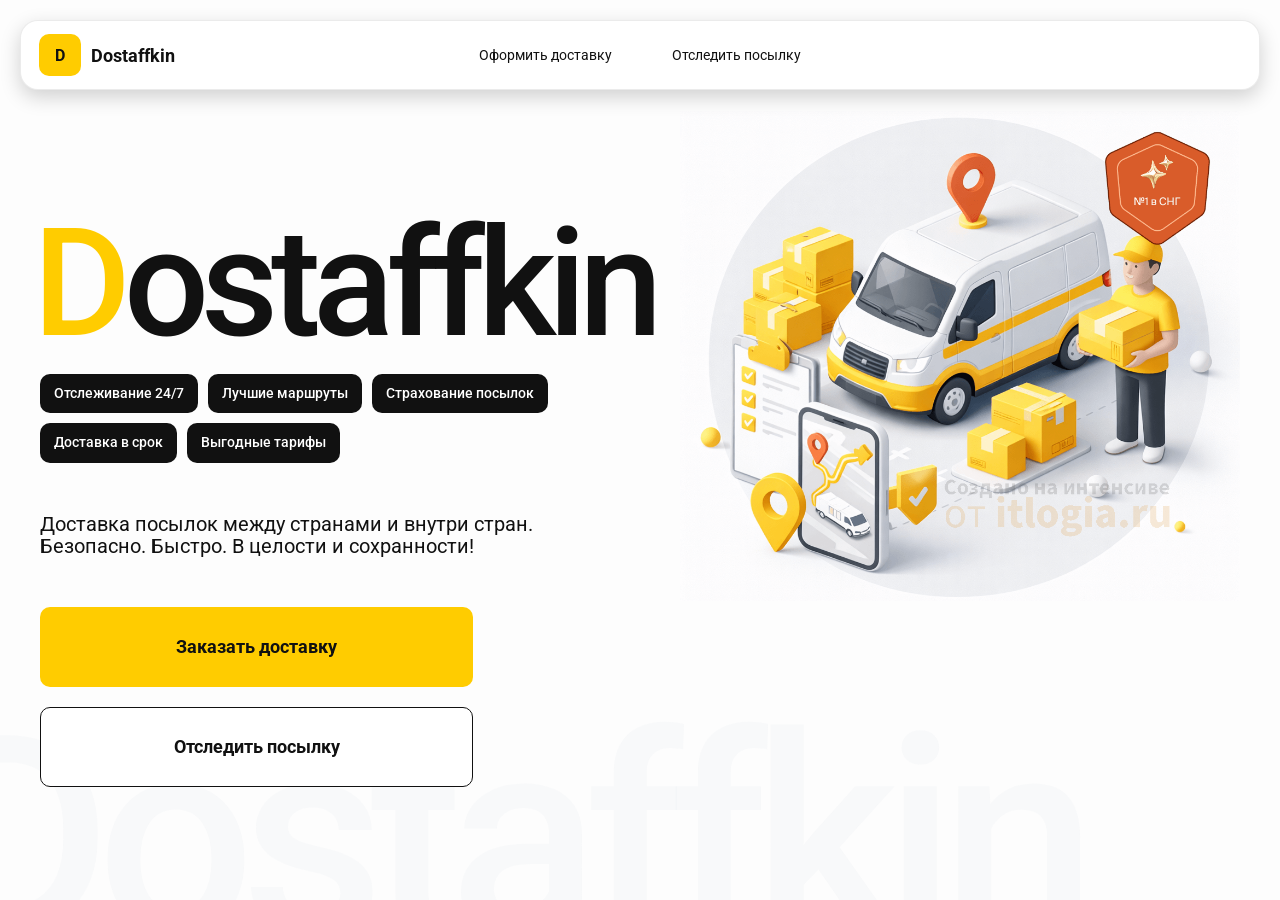
<file: index.html>
<!doctype html>
<html lang="ru">

<head>
    <meta charset="utf-8" />
    <meta name="viewport" content="width=device-width,initial-scale=1,maximum-scale=1,user-scalable=0" />
    <title>hhhhhhh</title>


    <link href="styles/base.css" rel="stylesheet" />
    <link href="styles/base_adaptive.css" rel="stylesheet" />
    <link href="styles/index.css" rel="stylesheet" />
    <link href="styles/index_adaptive.css" rel="stylesheet" />

</head>

<body>


    <div class="container">
        <header class="header">
            <a class="header-brand" href="#">
                <div class="header-logo">D</div>
                <div class="header-title">Dostaffkin</div>
            </a>
            <nav class="header-menu">
                <a class="header-link" href="./order.html">Оформить <span>доставку</span></a>
                <a class="header-link" href="./track.html">Отследить <span>посылку</span></a>
            </nav>
        </header>
        <main class="main">
            <section class="main-info">
                <div class="main-title">
                    <span>D</span>ostaffkin
                </div>
                <div class="main-features">
                    <div class="main-feature">Отслеживание 24/7</div>
                    <div class="main-feature">Лучшие маршруты</div>
                    <div class="main-feature">Страхование посылок</div>
                    <div class="main-feature">Доставка в срок</div>
                    <div class="main-feature">Выгодные тарифы</div>
                </div>
                <div class="main-description">
                    Доставка посылок между странами и внутри стран.
                    Безопасно. Быстро. В целости и сохранности!
                </div>
                <div class="main-actions">
                    <a class="button" type="button" href="./order.html">Заказать доставку</a>
                    <a class="button button-white" type="button" href="./track.html">Отследить посылку</a>
                </div>
            </section>
            <div class="main-title-ghost">Dostaffkin</div>
            <section class="main-image">
                <img src="images/main-image.png" alt="Main image" />
            </section>




        </main>
    </div>
</body>

</html>
</file>
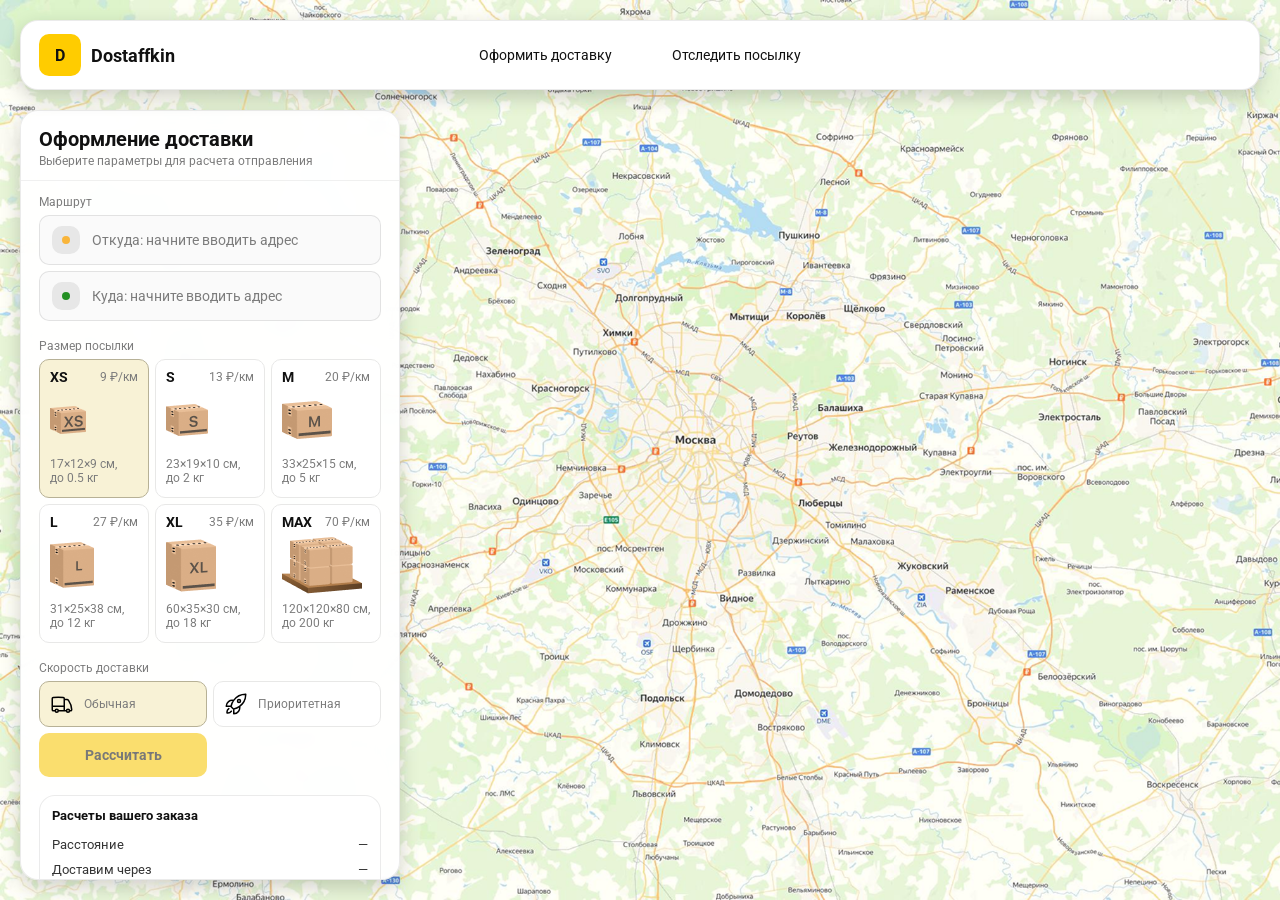
<file: order.html>
<!doctype html>
<html lang="ru">

<head>
    <meta charset="utf-8" />
    <meta name="viewport" content="width=device-width,initial-scale=1,maximum-scale=1,user-scalable=0" />
    <title>Оформление доставки</title>

    <link rel="stylesheet" href="styles/base.css" />
    <link rel="stylesheet" href="styles/base_adaptive.css" />

    <link rel="stylesheet" href="styles/order.css" />
    <link rel="stylesheet" href="styles/order_adaptive.css" />
</head>

<body>

    <div id="map"></div>

    <header class="header">
        <a class="header-brand" href="./index.html">
            <div class="header-logo">D</div>
            <div class="header-title">Dostaffkin</div>
        </a>
        <nav class="header-menu">
            <a class="header-link" href="#">Оформить <span>доставку</span></a>
            <a class="header-link" href="./track.html">Отследить <span>посылку</span></a>
        </nav>
    </header>

    <aside class="main" id="sidebar">

        <div class="main-header">
            <div class="main-title">Оформление доставки</div>
            <div class="main-text">Выберите параметры для расчета отправления</div>
        </div>

        <div class="main-content">
            <div class="main-route">
                <div class="main-block-title">Маршрут</div>
                <div class="main-fields">
                    <div class="main-field" id="fromField">
                        <div class="main-pin"></div>
                        <input id="from" placeholder="Откуда: начните вводить адрес" autocomplete="off" />
                        <div class="main-ac" id="fromAc" role="listbox" aria-label="Подсказки адресов"></div>
                    </div>

                    <div class="main-field" id="toField">
                        <div class="main-pin"></div>
                        <input id="to" placeholder="Куда: начните вводить адрес" autocomplete="off" />
                        <div class="main-ac" id="toAc" role="listbox" aria-label="Подсказки адресов"></div>
                    </div>
                </div>
            </div>

            <div class="main-package">
                <div class="main-block-title">Размер посылки</div>

                <div class="main-sizes">
                    <div class="main-size-card is-active" data-value="xs">
                        <div class="main-size-top">
                            <div class="main-size-label">XS</div>
                            <div class="main-size-rate">9 ₽/км</div>
                        </div>
                        <div class="main-size-media">
                            <img src="images/sizes/xs.png" alt="Короб XS" />
                        </div>
                        <div class="main-size-description">17×12×9 см,<br>до 0.5 кг</div>
                    </div>

                    <div class="main-size-card" data-value="s">
                        <div class="main-size-top">
                            <div class="main-size-label">S</div>
                            <div class="main-size-rate">13 ₽/км</div>
                        </div>
                        <div class="main-size-media">
                            <img src="images/sizes/s.png" alt="Короб S" />
                        </div>
                        <div class="main-size-description">23×19×10 см,<br>до 2 кг</div>
                    </div>

                    <div class="main-size-card" data-value="m">
                        <div class="main-size-top">
                            <div class="main-size-label">M</div>
                            <div class="main-size-rate">20 ₽/км</div>
                        </div>
                        <div class="main-size-media">
                            <img src="images/sizes/m.png" alt="Короб M" />
                        </div>
                        <div class="main-size-description">33×25×15 см,<br>до 5 кг</div>
                    </div>

                    <div class="main-size-card" data-value="l">
                        <div class="main-size-top">
                            <div class="main-size-label">L</div>
                            <div class="main-size-rate">27 ₽/км</div>
                        </div>
                        <div class="main-size-media">
                            <img src="images/sizes/l.png" alt="Короб L" />
                        </div>
                        <div class="main-size-description">31×25×38 см,<br>до 12 кг</div>
                    </div>

                    <div class="main-size-card" data-value="xl">
                        <div class="main-size-top">
                            <div class="main-size-label">XL</div>
                            <div class="main-size-rate">35 ₽/км</div>
                        </div>
                        <div class="main-size-media">
                            <img src="images/sizes/xl.png" alt="Короб XL" />
                        </div>
                        <div class="main-size-description">60×35×30 см,<br>до 18 кг</div>
                    </div>

                    <div class="main-size-card" data-value="max">
                        <div class="main-size-top">
                            <div class="main-size-label">MAX</div>
                            <div class="main-size-rate">70 ₽/км</div>
                        </div>
                        <div class="main-size-media main-size-media-palleta">
                            <img src="images/sizes/max.png" alt="Паллета" />
                        </div>
                        <div class="main-size-description">120×120×80 см,<br>до 200 кг</div>
                    </div>
                </div>
            </div>

            <div class="main-speed">
                <div class="main-block-title">Скорость доставки</div>

                <div class="main-speeds">
                    <div class="main-speed-card is-active" data-value="regular">
                        <img class="main-speed-media" src="images/icons/regular.svg" alt="Regular" />
                        <div class="main-speed-description">Обычная</div>
                    </div>
                    <div class="main-speed-card" data-value="fast">
                        <img class="main-speed-media" src="images/icons/fast.svg" alt="Fast" />
                        <div class="main-speed-description">Приоритетная</div>
                    </div>

                    <div class="main-calculate-block">
                        <button id="calc" class="button calculate-button" type="button" disabled>Рассчитать</button>



                    </div>
                </div>
            </div>

            <div class="main-result" id="result">
                <div class="main-result-title">Расчеты вашего заказа</div>
                <div class="main-result-lines">
                    <div class="main-result-line"><span>Расстояние</span><span id="distanceValue">—</span></div>
                    <div class="main-result-line"><span>Доставим через</span><span id="durationValue">—</span></div>
                    <div class="main-result-line"><span>Тариф</span><span id="rateValue">—</span></div>
                </div>
                <div class="main-price">
                    <div class="main-price-label">Итого</div>
                    <div class="main-price-value" id="totalValue">—</div>
                </div>
            </div>

            <div class="main-order-box">
                <div class="main-order-form" id="orderForm">
                    <div class="main-order-title">Оформление доставки</div>
                    <div class="main-block-info-row">
                        <div class="main-block-title">Контакты</div>
                        <div class="order-fields">
                            <div class="main-field">
                                <input id="customerName" placeholder="Ваше имя" autocomplete="off" />
                            </div>
                            <div class="main-field">
                                <input id="customerPhone" placeholder="Ваш телефон" autocomplete="off"
                                    inputmode="tel" />
                            </div>
                        </div>
                    </div>
                    <div class="main-block-info-row extra-info">
                        <div class="main-block-title">Дополнительная информация</div>
                        <div class="main-field textarea">
                            <textarea id="comment" placeholder="Детали доставки и комментарии"></textarea>
                        </div>
                    </div>
                    <button id="submit" class="button main-submit-request" type="button" disabled>Отправить
                        заявку
                    </button>
                </div>

                <div class="main-order-success" id="orderSuccess">
                    <div class="main-success-icon">✓</div>
                    <div class="main-success-title">Заявка отправлена!</div>
                    <div class="main-success-title">Номер отправления – <span id="orderId"></span></div>
                    <div class="main-success-subtitle">Мы скоро свяжемся с вами</div>
                </div>
            </div>


        </div>



    </aside>


</body>

</html>
</file>
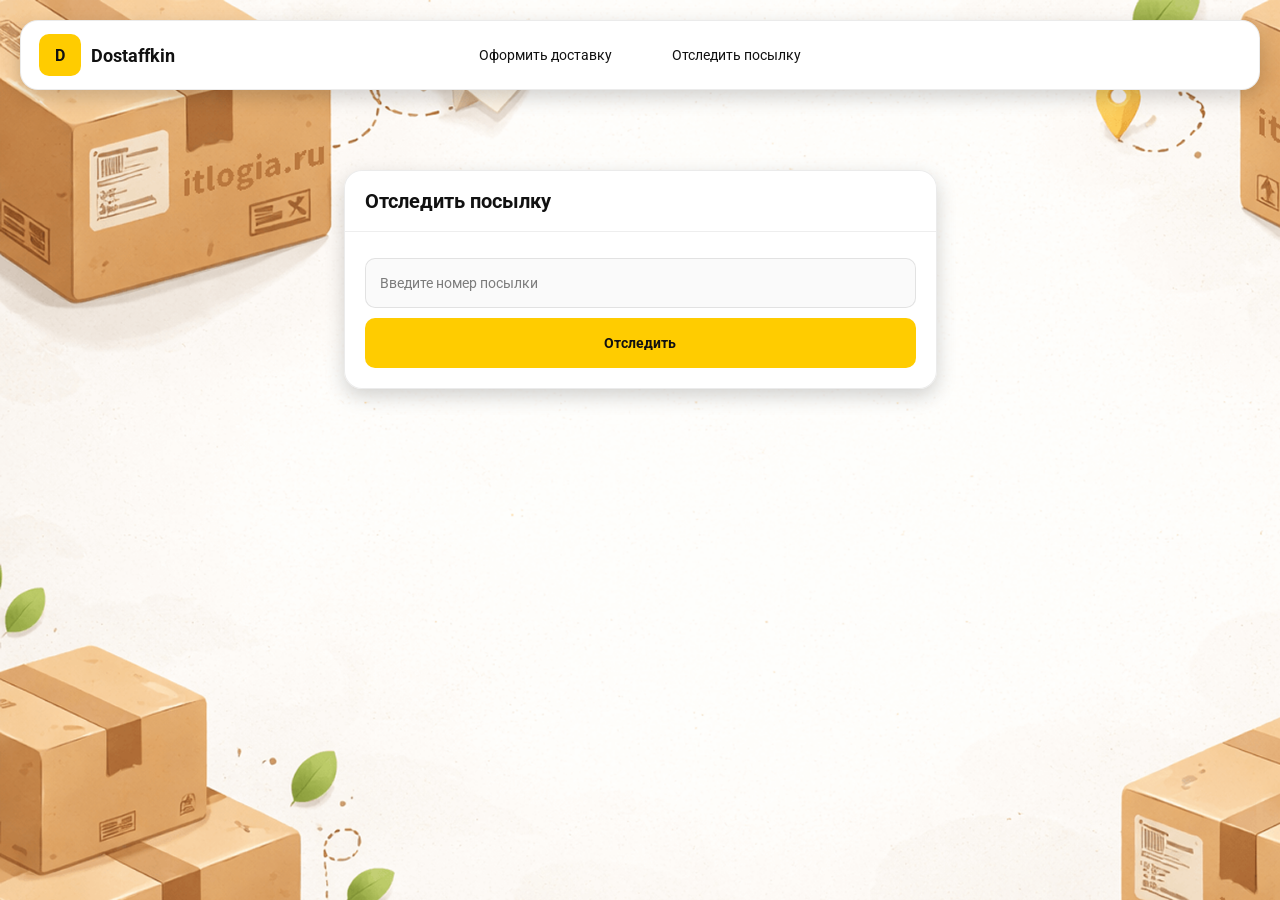
<file: track.html>
<!doctype html>
<html lang="ru">

<head>
    <meta charset="utf-8" />
    <meta name="viewport" content="width=device-width,initial-scale=1,maximum-scale=1,user-scalable=0" />
    <title>Отследить посылку</title>
    <link rel="stylesheet" href="styles/base.css" />
    <link rel="stylesheet" href="styles/base_adaptive.css" />

    <link rel="stylesheet" href="styles/track.css" />
    <link rel="stylesheet" href="styles/track_adaptive.css" />
</head>

<body>

    <div class="container">

        <header class="header">
            <a class="header-brand" href="./index.html">
                <div class="header-logo">D</div>
                <div class="header-title">Dostaffkin</div>
            </a>
            <nav class="header-menu">
                <a class="header-link" href="./order.html">Оформить <span>доставку</span></a>
                <a class="header-link" href="#">Отследить <span>посылку</span></a>
            </nav>
        </header>

        <main class="track-content">
            <section class="track-card track-search">
                <div class="track-title">Отследить посылку</div>
                <div class="track-action">
                    <div class="main-field track-field">
                        <input id="trackNumber" placeholder="Введите номер посылки" autocomplete="off" />
                    </div>
                    <button id="trackButton" class="button track-button" type="button">Отследить</button>
                </div>
            </section>

            <section class="track-card track-result" id="trackResult">
                <div class="track-result-header">
                    <div class="track-id" id="trackIdValue"></div>
                    <div class="track-routes">
                        <div class="track-route">
                            <div class="track-route-pin">
                                <svg xmlns="http://www.w3.org/2000/svg" fill="none" viewBox="0 0 24 24"
                                    stroke-width="1.5" stroke="orange" class="size-6">
                                    <path stroke-linecap="round" stroke-linejoin="round"
                                        d="M15 10.5a3 3 0 1 1-6 0 3 3 0 0 1 6 0Z" />
                                    <path stroke-linecap="round" stroke-linejoin="round"
                                        d="M19.5 10.5c0 7.142-7.5 11.25-7.5 11.25S4.5 17.642 4.5 10.5a7.5 7.5 0 1 1 15 0Z" />
                                </svg>
                            </div>
                            <div class="track-route-address" id="trackFromValue">
                                Откуда: Москва, улица Арбат, 1
                            </div>
                        </div>
                        <div class="track-route track-route-arrow">
                            <svg xmlns="http://www.w3.org/2000/svg" fill="none" viewBox="0 0 24 24" stroke-width="1.5"
                                stroke="currentColor" class="size-6">
                                <path stroke-linecap="round" stroke-linejoin="round"
                                    d="M19.5 13.5 12 21m0 0-7.5-7.5M12 21V3" />
                            </svg>
                        </div>
                        <div class="track-route">
                            <div class="track-route-pin">
                                <svg xmlns="http://www.w3.org/2000/svg" fill="none" viewBox="0 0 24 24"
                                    stroke-width="1.5" stroke="green" class="size-6">
                                    <path stroke-linecap="round" stroke-linejoin="round"
                                        d="M15 10.5a3 3 0 1 1-6 0 3 3 0 0 1 6 0Z" />
                                    <path stroke-linecap="round" stroke-linejoin="round"
                                        d="M19.5 10.5c0 7.142-7.5 11.25-7.5 11.25S4.5 17.642 4.5 10.5a7.5 7.5 0 1 1 15 0Z" />
                                </svg>
                            </div>
                            <div class="track-route-address" id="trackToValue">
                                Куда: Минск, проспект Независимости, 58
                            </div>
                        </div>
                    </div>
                </div>
                <div class="track-info">
                    <div class="track-status-title">Статус данной посылки:</div>
                    <div class="track-status-list" id="trackStatusList">


                        <div class="track-status created">
                            <img src="images/icons/created.svg" class="track-status-icon" alt="Created">
                            <div class="track-status-text">
                                <div class="track-status-text-state">Создан</div>
                                <div class="track-status-text-date">10.01.2026</div>
                            </div>
                        </div>

                        <div class="track-status in-way">
                            <img src="images/icons/in-way.svg" class="track-status-icon" alt="In way">
                            <div class="track-status-text">
                                <div class="track-status-text-state">В пути: Москва</div>
                                <div class="track-status-text-date">18.01.2026</div>
                            </div>
                        </div>

                        <div class="track-status ready">
                            <img src="images/icons/ready.svg" class="track-status-icon" alt="Ready">
                            <div class="track-status-text">
                                <div class="track-status-text-state">Готов к выдаче</div>
                                <div class="track-status-text-date">25.01.2026</div>
                            </div>
                        </div>

                        <div class="track-status done">
                            <img src="images/icons/done.svg" class="track-status-icon" alt="Done">
                            <div class="track-status-text">
                                <div class="track-status-text-state">Вручен</div>
                                <div class="track-status-text-date">27.01.2026</div>
                            </div>
                        </div>

                    </div>
                </div>
            </section>


        </main>


    </div>

</body>

</html>
</file>
<file: styles/base.css>
*, *::before, *::after {
    box-sizing: border-box;
}

@font-face {
    font-family: "Roboto";
    src: url("../fonts/Roboto-Regular.ttf");
    font-weight: normal;
}

@font-face {
    font-family: "Roboto";
    src: url("../fonts/Roboto-Bold.ttf");
    font-weight: bold;
}

@font-face {
    font-family: "Roboto";
    src: url("../fonts/Roboto-Medium.ttf");
    font-weight: 500;
}

html, body {
    margin: 0;
    color: #111111;
    font-family: "Roboto", sans-serif;
}

body {
    background: #FDFDFD;
}

.header {
    border-radius: 18px;
    box-shadow: 0 7px 20px 0 #0000002E;
    backdrop-filter: blur(10px);
    background: #ffffff;
    left: 20px;
    border: 1px solid rgba(0, 0, 0, 0.08);
    position: fixed;
    right: 20px;
    top: 20px;
    padding: 14px 18px;
    height: 70px;
    display: flex;
    align-items: center;
    z-index: 6;
}



.header-brand {
    display: flex;
    align-items: center;
    text-decoration: none;
    gap: 10px;
}

.header-logo {
    width: 42px;
    height: 42px;
    border-radius: 10px;
    background: #FFCC00;
    display: grid;
    place-items: center;
    font-weight: bold;
    color: #111;
}

.header-title {
    font-size: 18px;
    font-weight: bold;
    color: #111111;
    text-decoration: none;
}

.header-menu {
    display: flex;
    align-items: center;
    gap: 60px;
    margin: 0;
    position: absolute;
    left: 50%;
    transform: translateX(-50%);
}

.header-link {
    font-size: 14px;
    color: #111111;
    text-decoration: none;
}

.button {
    border: 0;
    outline: none;
    height: 44px;
    border-radius: 10px;
    font-size: 14px;
    font-weight: bold;
    cursor: pointer;
    font-family: inherit;
    transition: transform .08s ease, opacity .12s ease;
    background: #ffcc00;
    color: #111111;
    text-align: center;
    text-decoration: none;
}

.button:hover {
    background-color: #E5BC19;
}

.button:disabled {
    cursor: not-allowed;
    background-color: #FADE6E;
    color: #787878;
    transform: none;
}

.button.button-white {
    background: #ffffff;
    border: 1px solid #111111;
}

.button.button-white:hover {
    background: rgb(241 241 241);
}

.main-field {
    display: flex;
    align-items: center;
    margin-top: 6px;
    gap: 10px;
    border: 1px solid #1111111A;
    background: #FAFAFA;
    border-radius: 10px;
    padding: 10px 12px;
    position: relative;
    box-sizing: border-box;
    height: 50px;
}

.main-field.textarea {
    height: auto;
}

.main-pin {
    width: 28px;
    height: 28px;
    border-radius: 10px;
    background: rgba(17, 17, 17, 0.08);
    display: grid;
    place-items: center;
    flex: 0 0 auto;
    position: relative;
}

.main-pin::before {
    content: "";
    width: 8px;
    height: 8px;
    border-radius: 999px;
    background: orange;
    opacity: .75;
    display: block;
}

.main-field:last-child .main-pin::before {
    background: green;
    opacity: .85;
}

input, textarea {
    width: 100%;
    border: 0;
    outline: none;
    background: transparent;
    font-size: 14px;
    color: #111111;
    font-family: inherit;
}

textarea {
    resize: vertical;
    min-height: 72px;
    padding: 2px 0;
}

input::placeholder, textarea::placeholder {
    color: #7C7C7C;
}

.main-field:focus-within {
    border-color: rgba(0, 0, 0, 0.20);
    box-shadow: 0 0 0 4px rgba(255, 204, 0, 0.35);
    background: rgba(255, 255, 255, 0.75);
}
</file>
<file: styles/base_adaptive.css>
@media (max-width: 767px) {
    .header {
        left: 10px;
        right: 10px;
        top: 10px;
    }

    .header-link span {
        display: none;
    }

    .header-menu {
        gap: 20px;
        justify-content: flex-start;
        margin: 0 0 0 30px;
        position: static;
        transform: none;
    }
}

@media (max-width: 420px) {
    .header-title {
        display: none;
    }
}

@media (max-width: 374px) {
    .header-menu {
        gap: 10px;
        margin: 0 0 0 10px;
    }
}
</file>
<file: styles/index.css>
.container {
    overflow: hidden;
    min-height: 100vh;
}

.main {
    padding: 111px 40px 40px;
    position: relative;
    display: flex;
}

.main-info {
    max-width: 840px;
    width: 100%;
    position: relative;
}

.main-title {
    margin-top: 98px;
    font-weight: 500;
    font-size: 200px;
    line-height: 1;
    letter-spacing: -0.05em;
    color: #111111;
    left: -15px;
    position: relative;
}

.main-title span {
    color: #ffcc00;
}

.main-features {
    margin-top: 15px;
    display: flex;
    flex-wrap: wrap;
    gap: 10px;
}

.main-feature {
    background: #111111;
    color: #ffffff;
    padding: 12px 14px;
    font-weight: 500;
    font-size: 14px;
    line-height: 1.1;
    border-radius: 10px;
}

.main-description {
    margin-top: 50px;
    max-width: 500px;
    font-size: 20px;
    line-height: 1.1;
    color: #111111;
}

.main-actions {
    margin-top: 50px;
    display: flex;
    flex-direction: column;
    gap: 20px;
}

.main-actions .button {
    height: 80px;
    width: 433px;
    font-size: 18px;
    font-weight: bold;
    place-items: center;
    display: grid;
}

.main-title-ghost {
    position: absolute;
    z-index: -1;
    left: -70px;
    bottom: -150px;
    font-weight: 500;
    font-size: 278px;
    line-height: 1;
    letter-spacing: -0.05em;
    color: #ECEDF04D;
}

.main-image {
    width: 1024px;
    top: 100px;
    z-index: -2;
}

.main-image img {
    width: 100%;
    max-width: 1024px;
    height: auto;
    display: block;
}
</file>
<file: styles/index_adaptive.css>
@media (max-width: 1760px) {
    .main-title {
        font-size: 150px;
        left: -7px;
    }

    .main-info {
        max-width: 640px;
    }
}

@media (max-width: 1200px) {
    .main-info {
        max-width: 540px;
    }

    .main {
        padding: 111px 20px 20px;
    }

    .main-title {
        font-size: 120px;
        left: -4px;
    }

    .main-title-ghost {
        font-size: 220px;
    }
}

@media (max-width: 1024px) {
    .main-title {
        margin-top: 30px;
    }

    .main {
        flex-direction: column-reverse;
    }

    .main-image {
        max-width: 350px;
        position: absolute;
        left: 370px;
        top: 370px;
    }

    .main-info {
        max-width: 100%;
    }

    .main-actions {
        gap: 10px;
    }

    .main-actions .button {
        height: 50px;
        font-size: 14px;
        width: auto;
        max-width: 300px;
    }

    .main-description {
        max-width: 350px;
    }
}

@media (max-width: 570px) {
    .main-title {
        font-size: 88px;
    }

    .main-description {
        max-width: 100%
    }

    .main-actions {
        width: 100%;
    }

    .main-actions .button {
        width: 100%;
        max-width: 100%
    }

    .main-image {
        max-width: 650px;
        position: absolute;
        left: 170px;
        top: 70px;
        opacity: 0.2;
    }
}

@media (max-width: 570px) {
    .main-title {
        font-size: 88px;
    }

    .main-description {
        max-width: 100%
    }

    .main-actions {
        width: 100%;
    }

    .main-actions .button {
        width: 100%;
        max-width: 100%
    }

    .main-image {
        max-width: 650px;
        position: absolute;
        left: 170px;
        top: 70px;
        opacity: 0.2;
    }
}

@media (max-width: 570px) {
    .main-title {
        font-size: 88px;
    }

    .main-description {
        max-width: 100%
    }

    .main-actions {
        width: 100%;
    }

    .main-actions .button {
        width: 100%;
        max-width: 100%
    }

    .main-image {
        max-width: 650px;
        position: absolute;
        left: 170px;
        top: 70px;
        opacity: 0.2;
    }
}

@media (max-width: 570px) {
    .main-title {
        font-size: 88px;
    }

    .main-description {
        max-width: 100%
    }

    .main-actions {
        width: 100%;
    }

    .main-actions .button {
        width: 100%;
        max-width: 100%
    }

    .main-image {
        max-width: 650px;
        position: absolute;
        left: 170px;
        top: 70px;
        opacity: 0.2;
    }
}

@media (max-width: 400px) {
    .main-title {
        font-size: 70px;
    }
}
</file>
<file: styles/order.css>
#map {
    background-image: url("../images/order-bg.png");
    background-size: cover;
    position: fixed;
    inset: 0;
}

.main {
    border-radius: 18px;
    box-shadow: 0 7px 20px 0 #0000002E;
    backdrop-filter: blur(10px);
    background: rgba(255, 255, 255, 0.96);
    left: 20px;
    border: 1px solid rgba(0, 0, 0, 0.08);
    position: fixed;
    top: 110px;
    bottom: 20px;
    width: 380px;
    display: flex;
    flex-direction: column;
    overflow: hidden;
    z-index: 5;
}

.main-header {
    padding: 18px 18px 12px 18px;
    border-bottom: 1px solid rgba(0, 0, 0, 0.06);
    display: flex;
    flex-direction: column;
}

.main-title {
    font-size: 20px;
    line-height: 100%;
    font-weight: bold;
}

.main-text {
    font-size: 12px;
    margin-top: 5px;
    color: #7C7C7C;
}

.main-content {
    padding: 14px 18px 18px 18px;
    overflow: auto;
    scrollbar-width: none;
    display: flex;
    flex-direction: column;
    gap: 18px;
    flex: 1;
}

.main-block-title {
    font-size: 12px;
    color: #7C7C7C;
}

.main-route .main-block-title,
.main-package .main-block-title {
    margin-bottom: 6px;
}

.main-sizes {
    display: grid;
    gap: 6px;
    grid-template-columns: repeat(3, 1fr);
}

.main-size-card {
    border: 1px solid #E8E8E7;
    background: #FFFFFF;
    border-radius: 10px;
    padding: 10px;
    cursor: pointer;
    user-select: none;
    transition: transform .08s ease, border-color .12s ease, background .12s ease;
    min-height: 139px;
}

.main-size-card:hover {
    transform: translateY(-1px);
}

.main-size-card.is-active {
    background-color: #F8F2D6;
    border-color: #B7B196;
}

.main-size-top {
    display: flex;
    align-items: center;
    justify-content: space-between;
}

.main-size-label {
    font-weight: bold;
    font-size: 14px;
    color: #111111;
    line-height: 100%;
}

.main-size-rate {
    font-size: 12px;
    color: #7C7C7C;
    line-height: 100%;
}

.main-size-media {
    margin-top: 8px;
    height: 57px;
}

.main-size-description {
    margin-top: 8px;
    font-size: 12px;
    color: #7C7C7C;
    line-height: 1.2;
}

.calculate-button {
    width: 100%;
}

.main-result {
    border: 1px solid rgba(0, 0, 0, 0.08);
    background: rgba(255, 255, 255, 0.75);
    border-radius: 16px;
    padding: 12px;
    line-height: 1.25;
}

.main-result-title {
    font-weight: bold;
    font-size: 13px;
    color: #111111;
    margin-bottom: 13px;
}

.main-result-lines {
    gap: 8px;
    display: flex;
    flex-direction: column;
}

.main-result-line {
    font-size: 13px;
    color: rgba(17, 17, 17, 0.85);
    display: flex;
    justify-content: space-between;
}

.main-price {
    margin-top: 18px;
    padding-top: 10px;
    border-top: 1px dashed rgba(0, 0, 0, 0.12);
    display: flex;
    align-items: baseline;
    justify-content: space-between;
}

.main-price-label {
    font-size: 12px;
    color: rgba(17, 17, 17, 0.55);
}

.main-price-value {
    font-size: 20px;
    font-weight: bold;
    color: #111111;
    letter-spacing: -0.3px;
}

.main-order-box {
    background: #ffffff;
    border: 1px solid #E8E8E7;
    border-radius: 10px;
    padding: 12px;
}

.main-order-title {
    margin-bottom: 8px;
    font-weight: bold;
    font-size: 14px;
    color: #111111;
}

.main-block-info {
    display: flex;
    flex-direction: column;
    gap: 6px;
}

.order-fields {
    display: grid;
    grid-template-columns: 1fr 1fr;
    column-gap: 10px;
    margin-top: 6px;
}

.main-block-info-row.extra-info {
    display: block;
    margin-top: 13px;
}

.main-submit-request {
    width: 100%;
    margin-top: 6px;
}

.main-order-success {
    display: none;
    text-align: center;
    padding: 22px 12px;
    gap: 12px;
}

.main-order-success.is-visible {
    display: flex;
    flex-direction: column;
    align-items: center;
}

.main-success-icon {
    width: 56px;
    height: 56px;
    border-radius: 50%;
    background: #16a34a;
    color: #ffffff;
    display: grid;
    place-items: center;
    font-size: 30px;
}

.main-success-title {
    font-size: 14px;
    font-weight: bold;
    color: #111111;
}

.main-success-subtitle {
    font-size: 12px;
    color: rgba(17, 17, 17, 0.55);
    line-height: 1.3;
}

.main-speed .main-block-title {
    margin-bottom: 6px;
}

.main-speeds {
    display: grid;
    gap: 6px;
    grid-template-columns: repeat(2, 1fr);
}

.main-speed-card {
    border: 1px solid #E8E8E7;
    background: #FFFFFF;
    border-radius: 10px;
    padding: 10px;
    cursor: pointer;
    user-select: none;
    transition: transform .08s ease, border-color .12s ease, background .12s ease;
    display: flex;
    align-items: center;
    gap: 10px;
}

.main-speed-card:hover {
    transform: translateY(-1px);
}

.main-speed-card.is-active {
    background-color: #F8F2D6;
    border-color: #B7B196;
}

.main-speed-description {
    font-size: 12px;
    color: #7C7C7C;
    line-height: 1.2;
}
</file>
<file: styles/order_adaptive.css>
@media (max-width: 767px) {
    .main {
        left: 10px;
        right: 10px;
        top: 50%;
        bottom: 12px;
        width: auto;
        max-width: none;
    }
}

@media (max-width: 420px) {
    .main-sizes {
        grid-template-columns: repeat(2, 1fr);
    }
}
</file>
<file: styles/track.css>
.container {
    background: #F4F4F4 url("../images/track-bg.png");
    background-size: cover;
    min-height: 100vh;
    padding: 170px 0 50px 0;
}

.track-content {
    width: 593px;
    margin: 0 auto;
}

.track-card {
    width: 100%;
    border-radius: 18px;
    box-shadow: 0 7px 20px 0 #0000002E;
    backdrop-filter: blur(10px);
    background: rgba(255, 255, 255, 0.96);
    border: 1px solid rgba(0, 0, 0, 0.08);
}

.track-title {
    font-size: 20px;
    line-height: 100%;
    font-weight: bold;
    border-bottom: 1px solid #EEEEEE;
    padding: 20px;
}

.track-action {
    padding: 20px;
}

.track-button {
    width: 100%;
    height: 50px;
}

.track-field {
    margin-bottom: 10px;
}

.track-result {
    margin-top: 5px;
    display: none;
}

.track-result.is-visible {
    display: block;
}

.track-result-header {
    font-weight: bold;
    font-size: 14px;
    color: #111111;
    padding: 20px;
    border-bottom: 1px solid #EEEEEE;
}

.track-id {
    margin-bottom: 12px;
    font-size: 20px;
}

.track-routes {
    display: flex;
    flex-direction: column;
    gap: 10px;
    font-weight: normal;
}

.track-route {
    display: flex;
    align-items: center;
    gap: 10px;
}

.track-route-pin {
    width: 24px;
    height: 24px;
    flex-shrink: 0;
}

.track-route-arrow {
    padding: 15px 0;
    width: 24px;
    height: 24px;
}

.track-info {
    padding: 20px;
}

.track-status {
    display: flex;
    align-items: center;
    font-size: 12px;
    gap: 10px;
}

.track-status-title {
    font-size: 14px;
    color: #111111;
    margin-bottom: 20px;
}

.track-status-list {
    display: flex;
    flex-direction: column;
    gap: 15px;
}

.track-status-icon {
    width: 40px;
    height: 40px;
    border-radius: 50%;
    background: rgba(17, 17, 17, 0.08);
    display: grid;
    place-items: center;
    flex: 0 0 auto;
}

.track-status.created .track-status-icon {
    background-color: #F1CB00;
}

.track-status.in-way .track-status-icon {
    background-color: #F08A11;
}

.track-status.ready .track-status-icon {
    background-color: #A35D0A;
}

.track-status.done .track-status-icon {
    background-color: #37C93B;
}

.track-status-text {
    display: flex;
    align-items: center;
    justify-content: space-between;
    color: #111111;
    font-size: 12px;
    flex: 1;
}

.track-status-date {
    color: rgba(17, 17, 17, 0.55);
}
</file>
<file: styles/track_adaptive.css>
@media (max-width: 767px) {
    .container {
        padding: 130px 0 50px 0;
    }

    .track-content {
        width: 100%;
        padding-left: 10px;
        padding-right: 10px;
    }

    .track-result-header {
        padding: 20px;
    }
}
</file>
